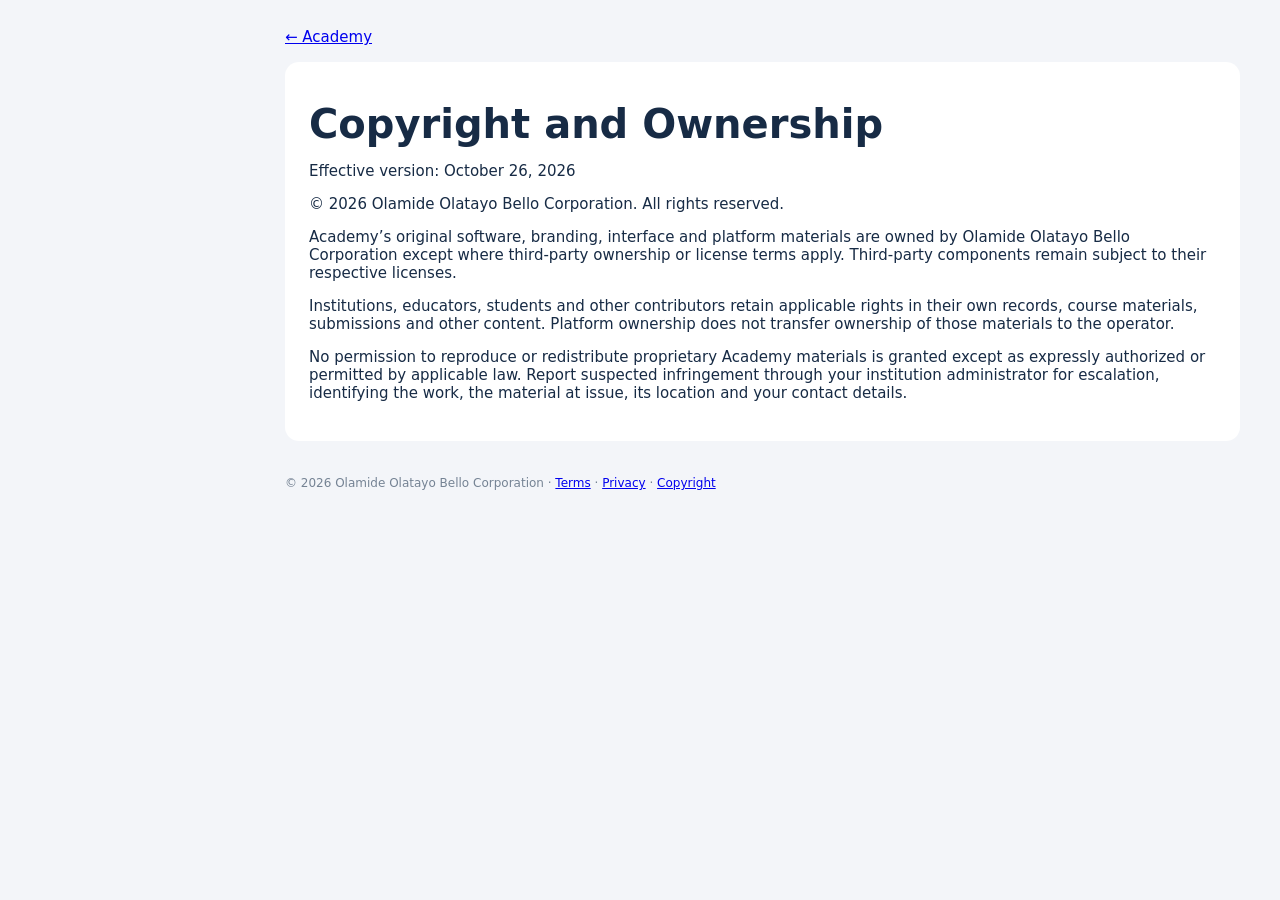
<file: static/copyright.html>
<!doctype html><html lang="en"><meta charset="utf-8"><meta name="viewport" content="width=device-width,initial-scale=1"><title>Copyright and Ownership · Academy</title><link rel="stylesheet" href="/static/style.css"><body><main><a href="/">← Academy</a><article class="card"><h1>Copyright and Ownership</h1><p>Effective version: October 26, 2026</p><p>© 2026 Olamide Olatayo Bello Corporation. All rights reserved.</p><p>Academy’s original software, branding, interface and platform materials are owned by Olamide Olatayo Bello Corporation except where third-party ownership or license terms apply. Third-party components remain subject to their respective licenses.</p><p>Institutions, educators, students and other contributors retain applicable rights in their own records, course materials, submissions and other content. Platform ownership does not transfer ownership of those materials to the operator.</p><p>No permission to reproduce or redistribute proprietary Academy materials is granted except as expressly authorized or permitted by applicable law. Report suspected infringement through your institution administrator for escalation, identifying the work, the material at issue, its location and your contact details.</p></article><footer>© 2026 Olamide Olatayo Bello Corporation · <a href="/terms">Terms</a> · <a href="/privacy">Privacy</a> · <a href="/copyright">Copyright</a></footer></main></body></html>
</file>
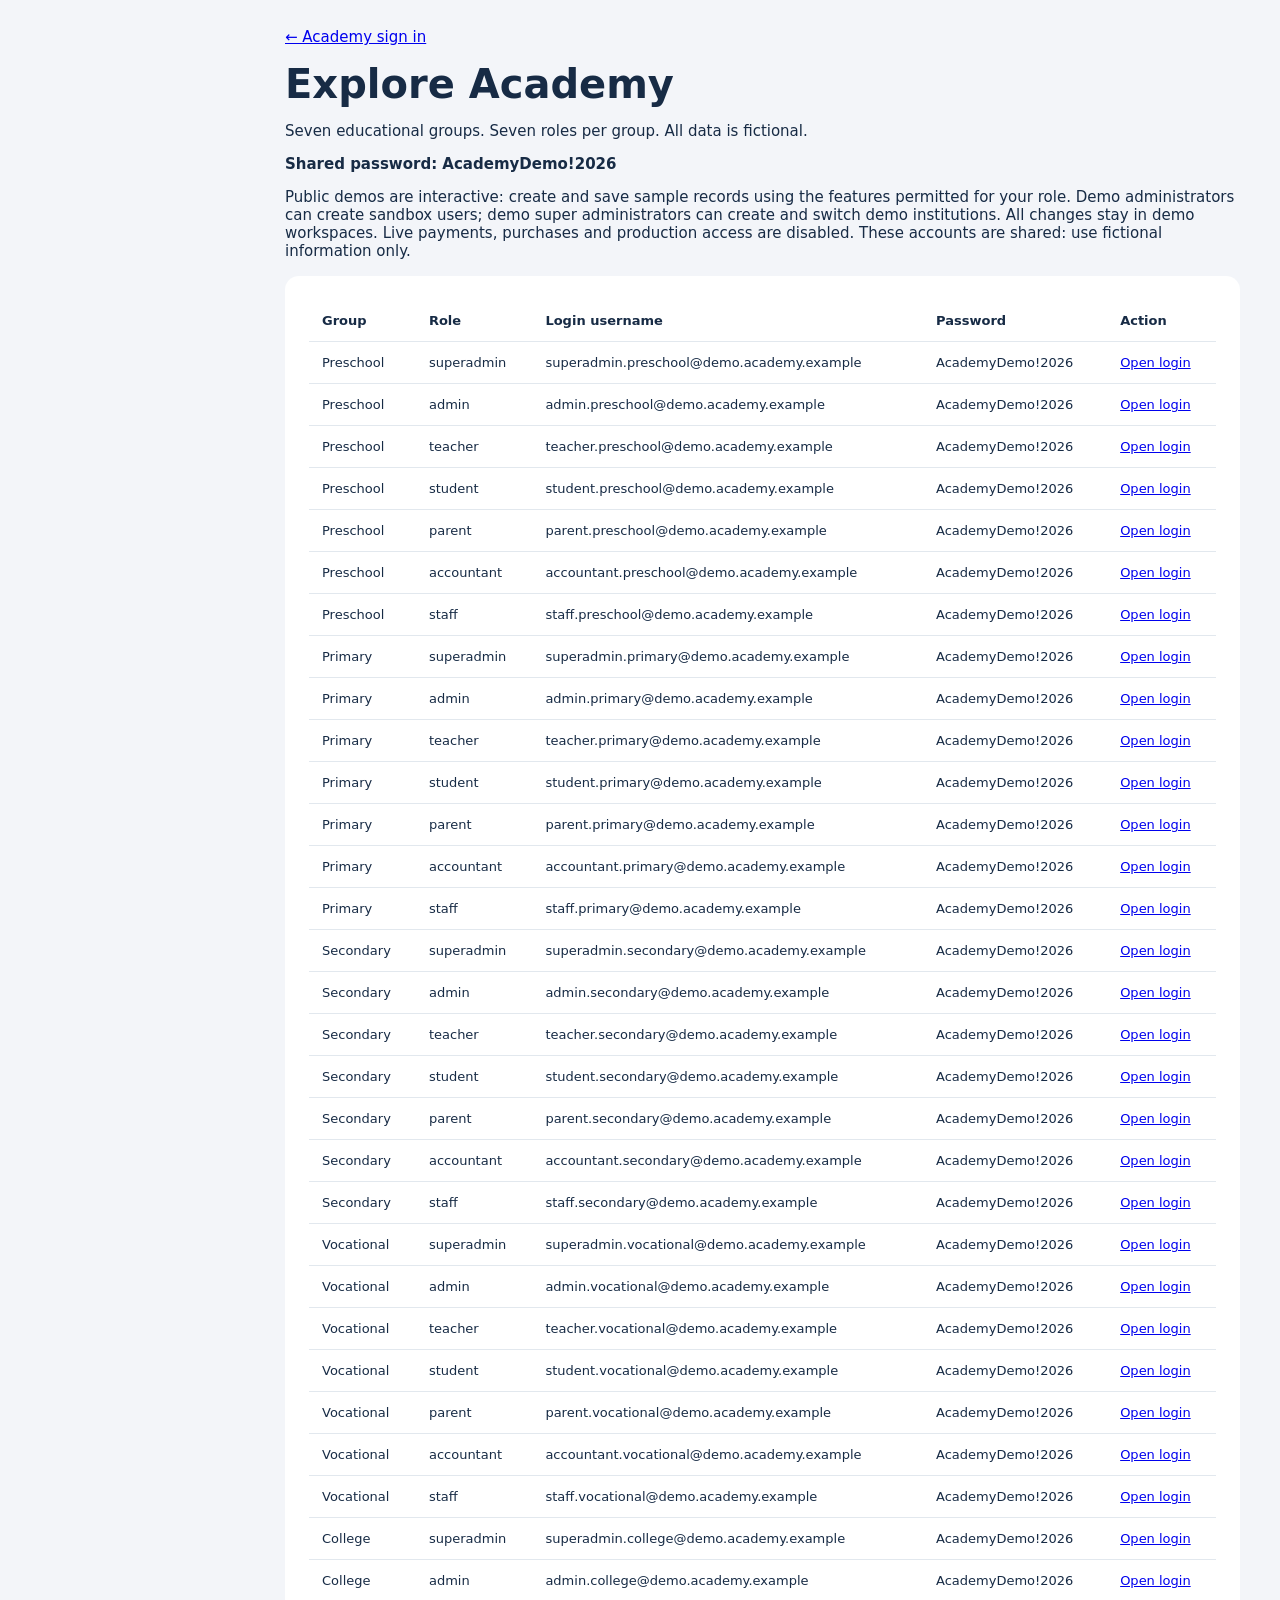
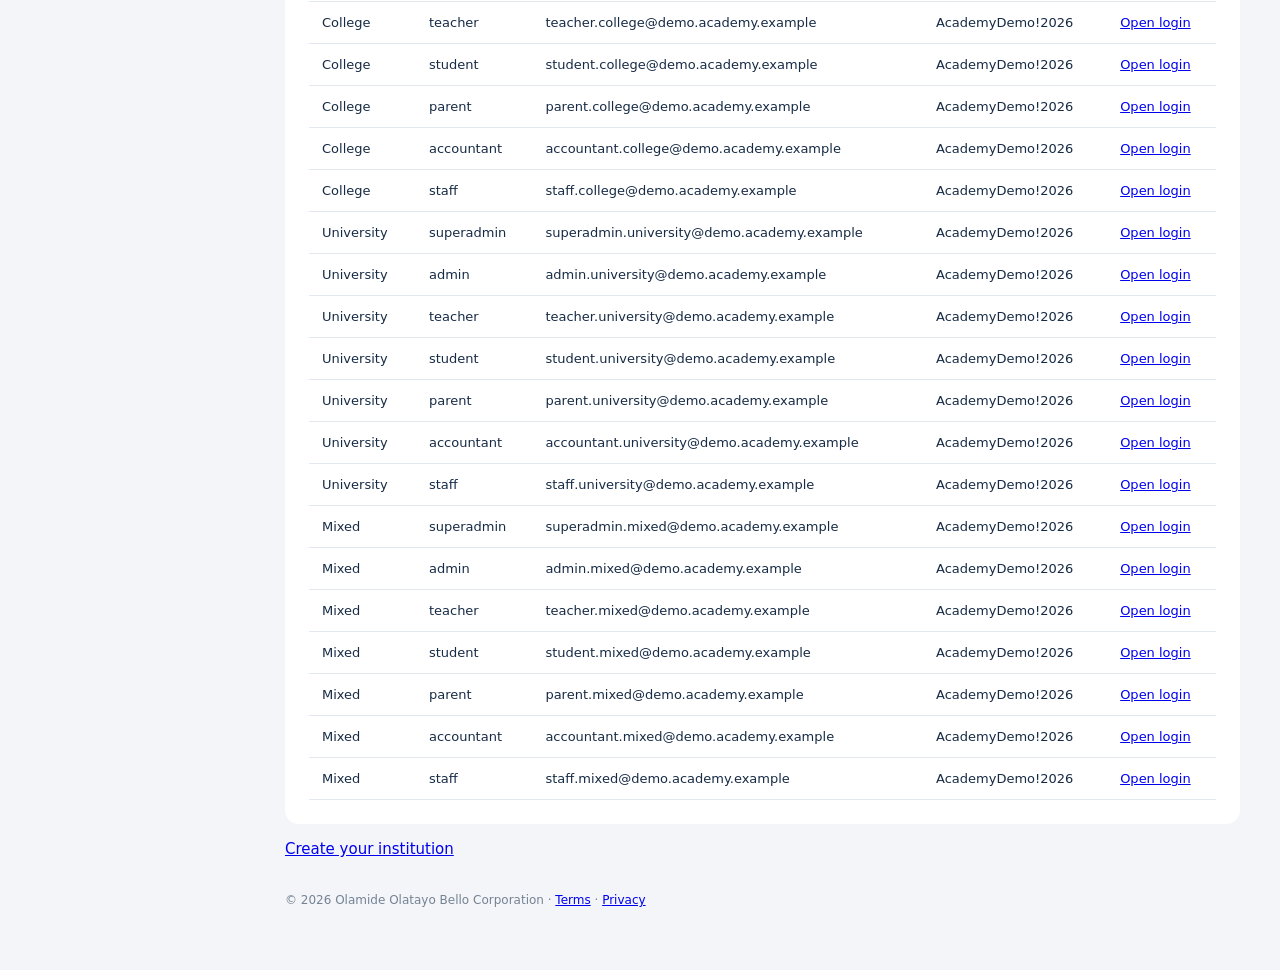
<file: static/demo.html>
<!doctype html><html lang="en"><meta charset="utf-8"><meta name="viewport" content="width=device-width,initial-scale=1"><title>Academy · Demo accounts</title><link rel="stylesheet" href="/static/style.css"><body><main><a href="/">← Academy sign in</a><h1>Explore Academy</h1><p>Seven educational groups. Seven roles per group. All data is fictional.</p><p><strong>Shared password: AcademyDemo!2026</strong></p><p>Public demos are interactive: create and save sample records using the features permitted for your role. Demo administrators can create sandbox users; demo super administrators can create and switch demo institutions. All changes stay in demo workspaces. Live payments, purchases and production access are disabled. These accounts are shared: use fictional information only.</p><div class="card"><table><thead><tr><th>Group</th><th>Role</th><th>Login username</th><th>Password</th><th>Action</th></tr></thead><tbody><tr><td>Preschool</td><td>superadmin</td><td>superadmin.preschool@demo.academy.example</td><td>AcademyDemo!2026</td><td><a href="/?demo=superadmin.preschool@demo.academy.example">Open login</a></td></tr><tr><td>Preschool</td><td>admin</td><td>admin.preschool@demo.academy.example</td><td>AcademyDemo!2026</td><td><a href="/?demo=admin.preschool@demo.academy.example">Open login</a></td></tr><tr><td>Preschool</td><td>teacher</td><td>teacher.preschool@demo.academy.example</td><td>AcademyDemo!2026</td><td><a href="/?demo=teacher.preschool@demo.academy.example">Open login</a></td></tr><tr><td>Preschool</td><td>student</td><td>student.preschool@demo.academy.example</td><td>AcademyDemo!2026</td><td><a href="/?demo=student.preschool@demo.academy.example">Open login</a></td></tr><tr><td>Preschool</td><td>parent</td><td>parent.preschool@demo.academy.example</td><td>AcademyDemo!2026</td><td><a href="/?demo=parent.preschool@demo.academy.example">Open login</a></td></tr><tr><td>Preschool</td><td>accountant</td><td>accountant.preschool@demo.academy.example</td><td>AcademyDemo!2026</td><td><a href="/?demo=accountant.preschool@demo.academy.example">Open login</a></td></tr><tr><td>Preschool</td><td>staff</td><td>staff.preschool@demo.academy.example</td><td>AcademyDemo!2026</td><td><a href="/?demo=staff.preschool@demo.academy.example">Open login</a></td></tr><tr><td>Primary</td><td>superadmin</td><td>superadmin.primary@demo.academy.example</td><td>AcademyDemo!2026</td><td><a href="/?demo=superadmin.primary@demo.academy.example">Open login</a></td></tr><tr><td>Primary</td><td>admin</td><td>admin.primary@demo.academy.example</td><td>AcademyDemo!2026</td><td><a href="/?demo=admin.primary@demo.academy.example">Open login</a></td></tr><tr><td>Primary</td><td>teacher</td><td>teacher.primary@demo.academy.example</td><td>AcademyDemo!2026</td><td><a href="/?demo=teacher.primary@demo.academy.example">Open login</a></td></tr><tr><td>Primary</td><td>student</td><td>student.primary@demo.academy.example</td><td>AcademyDemo!2026</td><td><a href="/?demo=student.primary@demo.academy.example">Open login</a></td></tr><tr><td>Primary</td><td>parent</td><td>parent.primary@demo.academy.example</td><td>AcademyDemo!2026</td><td><a href="/?demo=parent.primary@demo.academy.example">Open login</a></td></tr><tr><td>Primary</td><td>accountant</td><td>accountant.primary@demo.academy.example</td><td>AcademyDemo!2026</td><td><a href="/?demo=accountant.primary@demo.academy.example">Open login</a></td></tr><tr><td>Primary</td><td>staff</td><td>staff.primary@demo.academy.example</td><td>AcademyDemo!2026</td><td><a href="/?demo=staff.primary@demo.academy.example">Open login</a></td></tr><tr><td>Secondary</td><td>superadmin</td><td>superadmin.secondary@demo.academy.example</td><td>AcademyDemo!2026</td><td><a href="/?demo=superadmin.secondary@demo.academy.example">Open login</a></td></tr><tr><td>Secondary</td><td>admin</td><td>admin.secondary@demo.academy.example</td><td>AcademyDemo!2026</td><td><a href="/?demo=admin.secondary@demo.academy.example">Open login</a></td></tr><tr><td>Secondary</td><td>teacher</td><td>teacher.secondary@demo.academy.example</td><td>AcademyDemo!2026</td><td><a href="/?demo=teacher.secondary@demo.academy.example">Open login</a></td></tr><tr><td>Secondary</td><td>student</td><td>student.secondary@demo.academy.example</td><td>AcademyDemo!2026</td><td><a href="/?demo=student.secondary@demo.academy.example">Open login</a></td></tr><tr><td>Secondary</td><td>parent</td><td>parent.secondary@demo.academy.example</td><td>AcademyDemo!2026</td><td><a href="/?demo=parent.secondary@demo.academy.example">Open login</a></td></tr><tr><td>Secondary</td><td>accountant</td><td>accountant.secondary@demo.academy.example</td><td>AcademyDemo!2026</td><td><a href="/?demo=accountant.secondary@demo.academy.example">Open login</a></td></tr><tr><td>Secondary</td><td>staff</td><td>staff.secondary@demo.academy.example</td><td>AcademyDemo!2026</td><td><a href="/?demo=staff.secondary@demo.academy.example">Open login</a></td></tr><tr><td>Vocational</td><td>superadmin</td><td>superadmin.vocational@demo.academy.example</td><td>AcademyDemo!2026</td><td><a href="/?demo=superadmin.vocational@demo.academy.example">Open login</a></td></tr><tr><td>Vocational</td><td>admin</td><td>admin.vocational@demo.academy.example</td><td>AcademyDemo!2026</td><td><a href="/?demo=admin.vocational@demo.academy.example">Open login</a></td></tr><tr><td>Vocational</td><td>teacher</td><td>teacher.vocational@demo.academy.example</td><td>AcademyDemo!2026</td><td><a href="/?demo=teacher.vocational@demo.academy.example">Open login</a></td></tr><tr><td>Vocational</td><td>student</td><td>student.vocational@demo.academy.example</td><td>AcademyDemo!2026</td><td><a href="/?demo=student.vocational@demo.academy.example">Open login</a></td></tr><tr><td>Vocational</td><td>parent</td><td>parent.vocational@demo.academy.example</td><td>AcademyDemo!2026</td><td><a href="/?demo=parent.vocational@demo.academy.example">Open login</a></td></tr><tr><td>Vocational</td><td>accountant</td><td>accountant.vocational@demo.academy.example</td><td>AcademyDemo!2026</td><td><a href="/?demo=accountant.vocational@demo.academy.example">Open login</a></td></tr><tr><td>Vocational</td><td>staff</td><td>staff.vocational@demo.academy.example</td><td>AcademyDemo!2026</td><td><a href="/?demo=staff.vocational@demo.academy.example">Open login</a></td></tr><tr><td>College</td><td>superadmin</td><td>superadmin.college@demo.academy.example</td><td>AcademyDemo!2026</td><td><a href="/?demo=superadmin.college@demo.academy.example">Open login</a></td></tr><tr><td>College</td><td>admin</td><td>admin.college@demo.academy.example</td><td>AcademyDemo!2026</td><td><a href="/?demo=admin.college@demo.academy.example">Open login</a></td></tr><tr><td>College</td><td>teacher</td><td>teacher.college@demo.academy.example</td><td>AcademyDemo!2026</td><td><a href="/?demo=teacher.college@demo.academy.example">Open login</a></td></tr><tr><td>College</td><td>student</td><td>student.college@demo.academy.example</td><td>AcademyDemo!2026</td><td><a href="/?demo=student.college@demo.academy.example">Open login</a></td></tr><tr><td>College</td><td>parent</td><td>parent.college@demo.academy.example</td><td>AcademyDemo!2026</td><td><a href="/?demo=parent.college@demo.academy.example">Open login</a></td></tr><tr><td>College</td><td>accountant</td><td>accountant.college@demo.academy.example</td><td>AcademyDemo!2026</td><td><a href="/?demo=accountant.college@demo.academy.example">Open login</a></td></tr><tr><td>College</td><td>staff</td><td>staff.college@demo.academy.example</td><td>AcademyDemo!2026</td><td><a href="/?demo=staff.college@demo.academy.example">Open login</a></td></tr><tr><td>University</td><td>superadmin</td><td>superadmin.university@demo.academy.example</td><td>AcademyDemo!2026</td><td><a href="/?demo=superadmin.university@demo.academy.example">Open login</a></td></tr><tr><td>University</td><td>admin</td><td>admin.university@demo.academy.example</td><td>AcademyDemo!2026</td><td><a href="/?demo=admin.university@demo.academy.example">Open login</a></td></tr><tr><td>University</td><td>teacher</td><td>teacher.university@demo.academy.example</td><td>AcademyDemo!2026</td><td><a href="/?demo=teacher.university@demo.academy.example">Open login</a></td></tr><tr><td>University</td><td>student</td><td>student.university@demo.academy.example</td><td>AcademyDemo!2026</td><td><a href="/?demo=student.university@demo.academy.example">Open login</a></td></tr><tr><td>University</td><td>parent</td><td>parent.university@demo.academy.example</td><td>AcademyDemo!2026</td><td><a href="/?demo=parent.university@demo.academy.example">Open login</a></td></tr><tr><td>University</td><td>accountant</td><td>accountant.university@demo.academy.example</td><td>AcademyDemo!2026</td><td><a href="/?demo=accountant.university@demo.academy.example">Open login</a></td></tr><tr><td>University</td><td>staff</td><td>staff.university@demo.academy.example</td><td>AcademyDemo!2026</td><td><a href="/?demo=staff.university@demo.academy.example">Open login</a></td></tr><tr><td>Mixed</td><td>superadmin</td><td>superadmin.mixed@demo.academy.example</td><td>AcademyDemo!2026</td><td><a href="/?demo=superadmin.mixed@demo.academy.example">Open login</a></td></tr><tr><td>Mixed</td><td>admin</td><td>admin.mixed@demo.academy.example</td><td>AcademyDemo!2026</td><td><a href="/?demo=admin.mixed@demo.academy.example">Open login</a></td></tr><tr><td>Mixed</td><td>teacher</td><td>teacher.mixed@demo.academy.example</td><td>AcademyDemo!2026</td><td><a href="/?demo=teacher.mixed@demo.academy.example">Open login</a></td></tr><tr><td>Mixed</td><td>student</td><td>student.mixed@demo.academy.example</td><td>AcademyDemo!2026</td><td><a href="/?demo=student.mixed@demo.academy.example">Open login</a></td></tr><tr><td>Mixed</td><td>parent</td><td>parent.mixed@demo.academy.example</td><td>AcademyDemo!2026</td><td><a href="/?demo=parent.mixed@demo.academy.example">Open login</a></td></tr><tr><td>Mixed</td><td>accountant</td><td>accountant.mixed@demo.academy.example</td><td>AcademyDemo!2026</td><td><a href="/?demo=accountant.mixed@demo.academy.example">Open login</a></td></tr><tr><td>Mixed</td><td>staff</td><td>staff.mixed@demo.academy.example</td><td>AcademyDemo!2026</td><td><a href="/?demo=staff.mixed@demo.academy.example">Open login</a></td></tr></tbody></table></div><p><a href="/signup">Create your institution</a></p><footer>© 2026 Olamide Olatayo Bello Corporation · <a href="/terms">Terms</a> · <a href="/privacy">Privacy</a></footer></main></body></html>
</file>
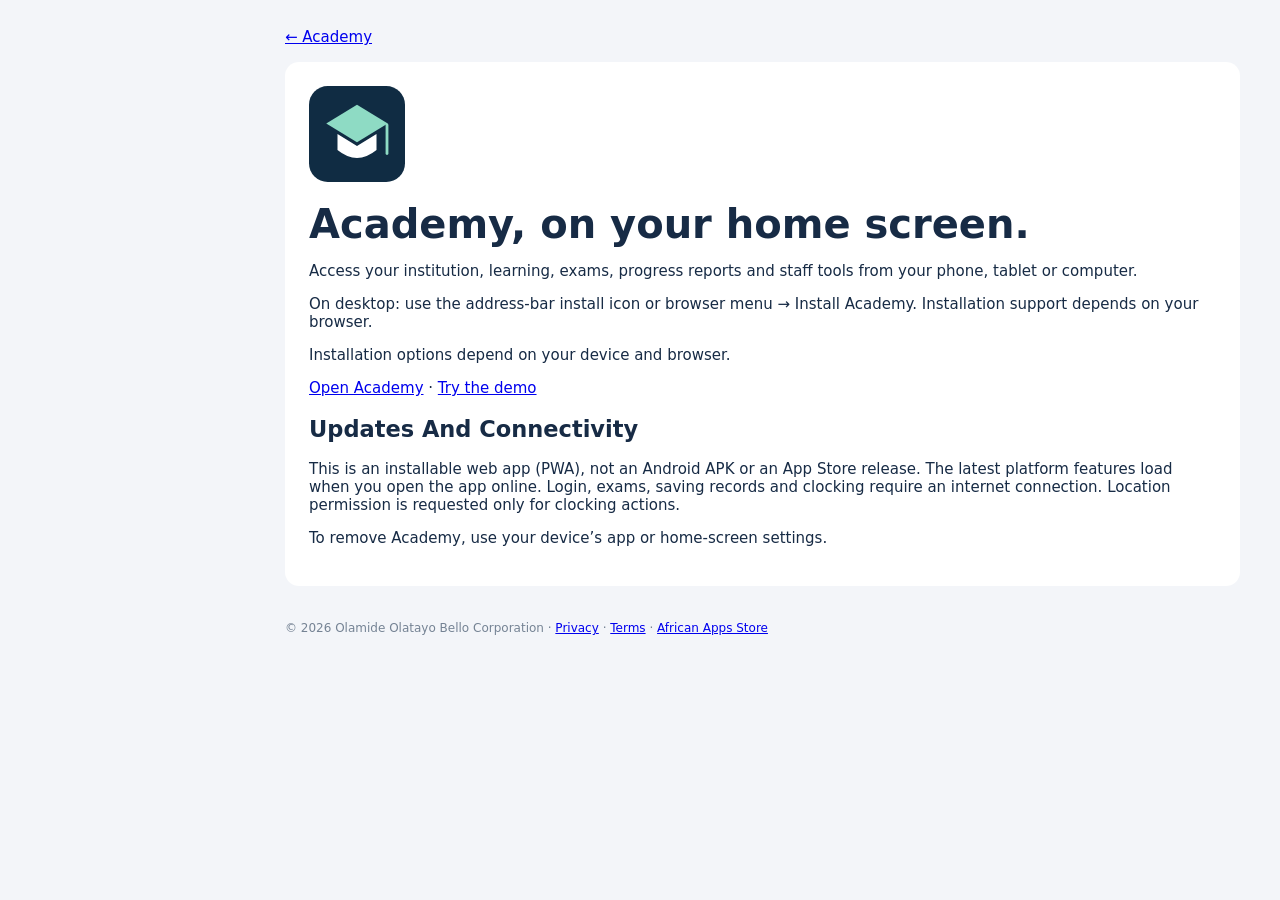
<file: static/install.html>
<!doctype html><html lang="en"><head><meta charset="utf-8"><meta name="viewport" content="width=device-width,initial-scale=1"><meta name="theme-color" content="#102c43"><meta name="apple-mobile-web-app-capable" content="yes"><link rel="apple-touch-icon" href="/static/icon-192.png"><link rel="manifest" href="/manifest.webmanifest"><link rel="icon" href="/static/icon.svg" type="image/svg+xml"><link rel="stylesheet" href="/static/style.css"><title>Academy · Install mobile app</title></head><body><main><a href="/">← Academy</a><section class="card"><img src="/static/icon.svg" width="96" height="96" alt="Academy"><h1>Academy, on your home screen.</h1><p>Access your institution, learning, exams, progress reports and staff tools from your phone, tablet or computer.</p><p id="device">Open your browser menu and select Install app or Add to Home Screen.</p><button id="install-app" hidden>Install Academy</button><p id="install-status" role="status">Installation options depend on your device and browser.</p><a href="/">Open Academy</a> · <a href="/demo">Try the demo</a><h2>Updates and connectivity</h2><p>This is an installable web app (PWA), not an Android APK or an App Store release. The latest platform features load when you open the app online. Login, exams, saving records and clocking require an internet connection. Location permission is requested only for clocking actions.</p><p>To remove Academy, use your device’s app or home-screen settings.</p></section><footer>© 2026 Olamide Olatayo Bello Corporation · <a href="/privacy">Privacy</a> · <a href="/terms">Terms</a> · <a href="https://africanappsstore.space/#Hosted%20apps">African Apps Store</a></footer></main><script src="/static/install.js"></script></body></html>
</file>
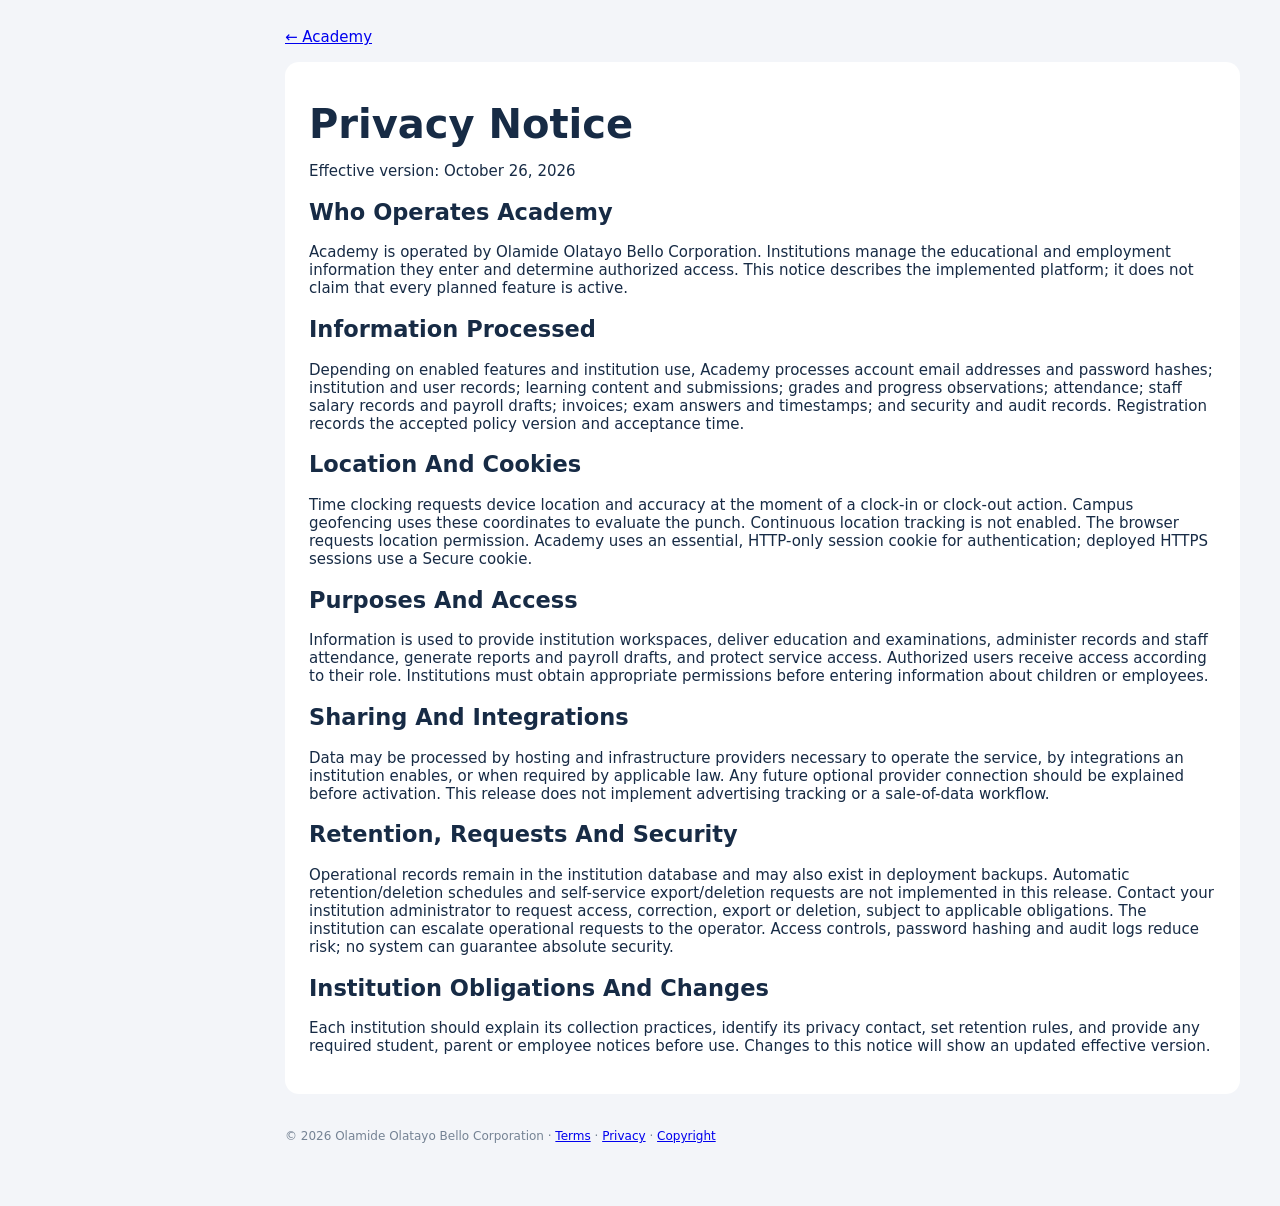
<file: static/privacy.html>
<!doctype html><html lang="en"><meta charset="utf-8"><meta name="viewport" content="width=device-width,initial-scale=1"><title>Privacy Notice · Academy</title><link rel="stylesheet" href="/static/style.css"><body><main><a href="/">← Academy</a><article class="card"><h1>Privacy Notice</h1><p>Effective version: October 26, 2026</p><h2>Who operates Academy</h2><p>Academy is operated by Olamide Olatayo Bello Corporation. Institutions manage the educational and employment information they enter and determine authorized access. This notice describes the implemented platform; it does not claim that every planned feature is active.</p><h2>Information processed</h2><p>Depending on enabled features and institution use, Academy processes account email addresses and password hashes; institution and user records; learning content and submissions; grades and progress observations; attendance; staff salary records and payroll drafts; invoices; exam answers and timestamps; and security and audit records. Registration records the accepted policy version and acceptance time.</p><h2>Location and cookies</h2><p>Time clocking requests device location and accuracy at the moment of a clock-in or clock-out action. Campus geofencing uses these coordinates to evaluate the punch. Continuous location tracking is not enabled. The browser requests location permission. Academy uses an essential, HTTP-only session cookie for authentication; deployed HTTPS sessions use a Secure cookie.</p><h2>Purposes and access</h2><p>Information is used to provide institution workspaces, deliver education and examinations, administer records and staff attendance, generate reports and payroll drafts, and protect service access. Authorized users receive access according to their role. Institutions must obtain appropriate permissions before entering information about children or employees.</p><h2>Sharing and integrations</h2><p>Data may be processed by hosting and infrastructure providers necessary to operate the service, by integrations an institution enables, or when required by applicable law. Any future optional provider connection should be explained before activation. This release does not implement advertising tracking or a sale-of-data workflow.</p><h2>Retention, requests and security</h2><p>Operational records remain in the institution database and may also exist in deployment backups. Automatic retention/deletion schedules and self-service export/deletion requests are not implemented in this release. Contact your institution administrator to request access, correction, export or deletion, subject to applicable obligations. The institution can escalate operational requests to the operator. Access controls, password hashing and audit logs reduce risk; no system can guarantee absolute security.</p><h2>Institution obligations and changes</h2><p>Each institution should explain its collection practices, identify its privacy contact, set retention rules, and provide any required student, parent or employee notices before use. Changes to this notice will show an updated effective version.</p></article><footer>© 2026 Olamide Olatayo Bello Corporation · <a href="/terms">Terms</a> · <a href="/privacy">Privacy</a> · <a href="/copyright">Copyright</a></footer></main></body></html>
</file>
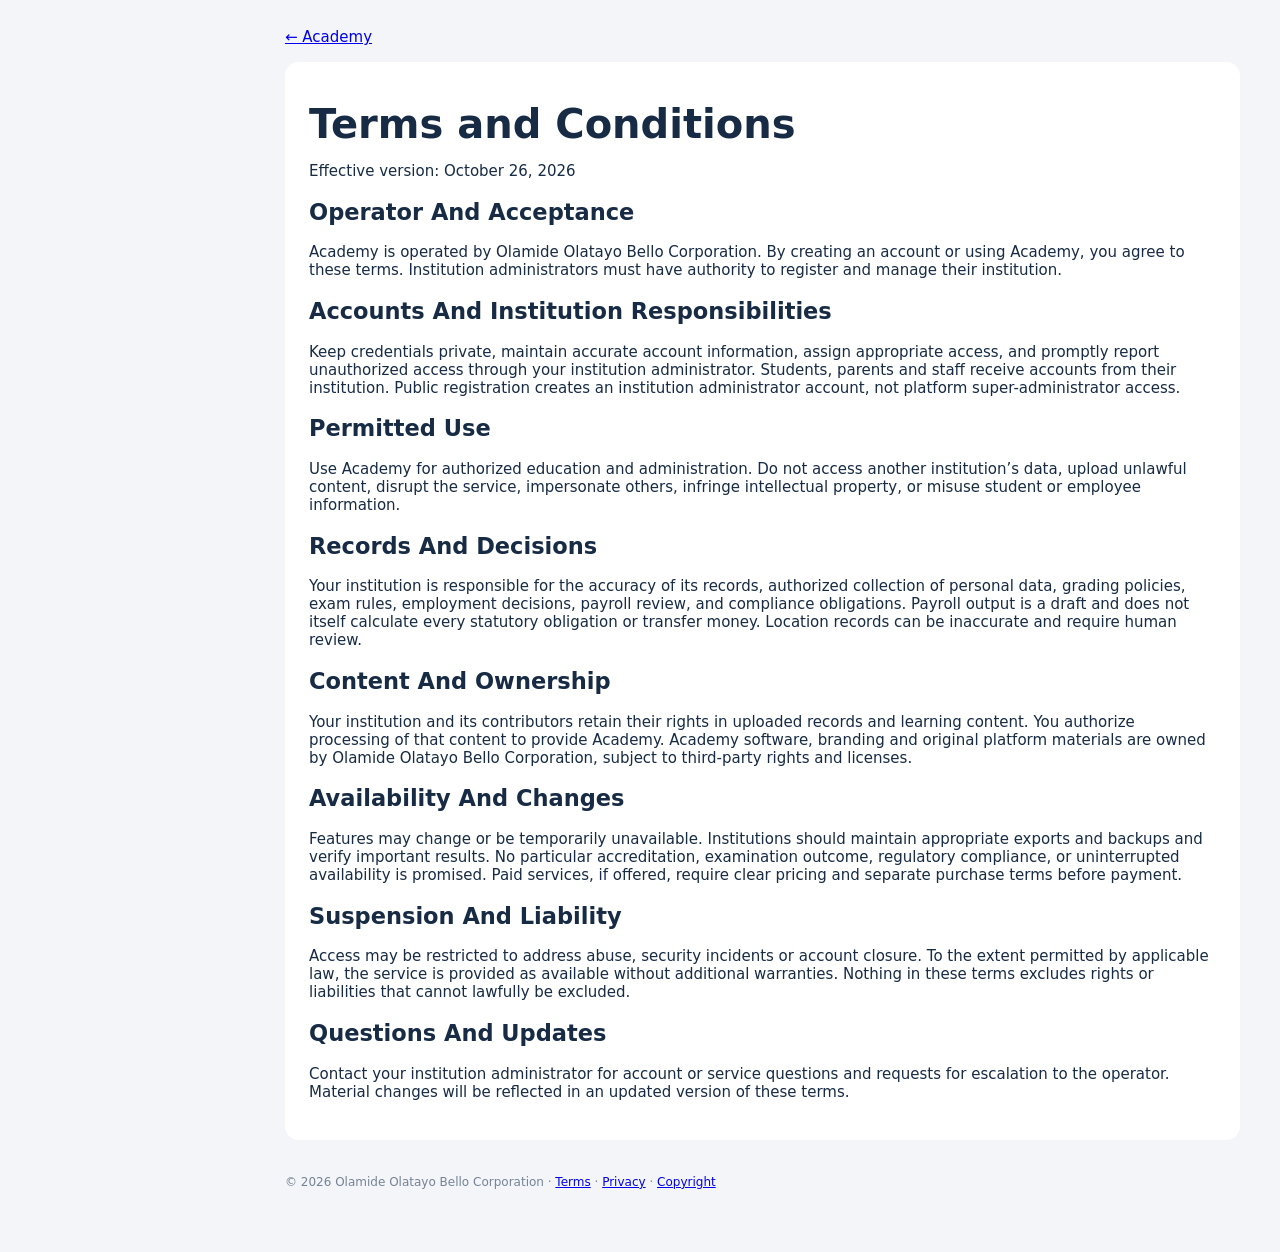
<file: static/terms.html>
<!doctype html><html lang="en"><meta charset="utf-8"><meta name="viewport" content="width=device-width,initial-scale=1"><title>Terms and Conditions · Academy</title><link rel="stylesheet" href="/static/style.css"><body><main><a href="/">← Academy</a><article class="card"><h1>Terms and Conditions</h1><p>Effective version: October 26, 2026</p><h2>Operator and acceptance</h2><p>Academy is operated by Olamide Olatayo Bello Corporation. By creating an account or using Academy, you agree to these terms. Institution administrators must have authority to register and manage their institution.</p><h2>Accounts and institution responsibilities</h2><p>Keep credentials private, maintain accurate account information, assign appropriate access, and promptly report unauthorized access through your institution administrator. Students, parents and staff receive accounts from their institution. Public registration creates an institution administrator account, not platform super-administrator access.</p><h2>Permitted use</h2><p>Use Academy for authorized education and administration. Do not access another institution’s data, upload unlawful content, disrupt the service, impersonate others, infringe intellectual property, or misuse student or employee information.</p><h2>Records and decisions</h2><p>Your institution is responsible for the accuracy of its records, authorized collection of personal data, grading policies, exam rules, employment decisions, payroll review, and compliance obligations. Payroll output is a draft and does not itself calculate every statutory obligation or transfer money. Location records can be inaccurate and require human review.</p><h2>Content and ownership</h2><p>Your institution and its contributors retain their rights in uploaded records and learning content. You authorize processing of that content to provide Academy. Academy software, branding and original platform materials are owned by Olamide Olatayo Bello Corporation, subject to third-party rights and licenses.</p><h2>Availability and changes</h2><p>Features may change or be temporarily unavailable. Institutions should maintain appropriate exports and backups and verify important results. No particular accreditation, examination outcome, regulatory compliance, or uninterrupted availability is promised. Paid services, if offered, require clear pricing and separate purchase terms before payment.</p><h2>Suspension and liability</h2><p>Access may be restricted to address abuse, security incidents or account closure. To the extent permitted by applicable law, the service is provided as available without additional warranties. Nothing in these terms excludes rights or liabilities that cannot lawfully be excluded.</p><h2>Questions and updates</h2><p>Contact your institution administrator for account or service questions and requests for escalation to the operator. Material changes will be reflected in an updated version of these terms.</p></article><footer>© 2026 Olamide Olatayo Bello Corporation · <a href="/terms">Terms</a> · <a href="/privacy">Privacy</a> · <a href="/copyright">Copyright</a></footer></main></body></html>
</file>
<file: static/style.css>
*{box-sizing:border-box}body{margin:0;background:#f3f5f9;color:#172b45;font:15px system-ui}aside{position:fixed;width:245px;height:100vh;background:#102c43;color:white;padding:30px 22px;overflow:auto}.brand{font-size:30px;font-weight:800}small{font-size:9px;letter-spacing:1.6px;color:#8edbc4}nav{margin-top:30px}nav button{display:block;width:100%;text-align:left;background:transparent;color:#d2ddea;margin:4px 0;padding:10px;border:0}nav button:hover{background:#235066}main{margin-left:245px;padding:28px 40px;max-width:1600px}header{display:flex;justify-content:space-between;align-items:center}#hero{background:#dcefe8;border-radius:22px;padding:32px 40px;margin:28px 0}.eyebrow{letter-spacing:2px;font-size:11px;color:#237461}h1{font-size:40px;line-height:1.15;margin:15px 0}h2{text-transform:capitalize}button{cursor:pointer;background:#137d69;color:white;border:0;border-radius:8px;padding:11px 16px}input,textarea,select{display:block;width:100%;border:1px solid #c7d4df;background:white;padding:11px;border-radius:7px;margin:6px 0 14px;font:inherit}label{display:block;text-transform:capitalize}form,.card{background:white;padding:24px;border-radius:14px;margin:16px 0}form{max-width:700px}table{border-collapse:collapse;width:100%;background:white}td,th{text-align:left;padding:13px;border-bottom:1px solid #e2e8ee;font-size:13px}pre{white-space:pre-wrap;overflow-wrap:anywhere}#content{overflow:auto}#message{color:#a22b23;margin:10px 0}footer{margin:35px 0;color:#758394;font-size:12px}.grid{display:grid;grid-template-columns:repeat(auto-fit,minmax(200px,1fr));gap:16px}.metric{background:white;padding:25px;border-radius:14px}.metric strong{display:block;font-size:25px;color:#137d69}@media(max-width:800px){aside{position:relative;width:100%;height:auto}nav{display:flex;overflow:auto;margin-top:15px}nav button{white-space:nowrap;width:auto}main{margin:0;padding:20px}h1{font-size:30px}}
</file>
